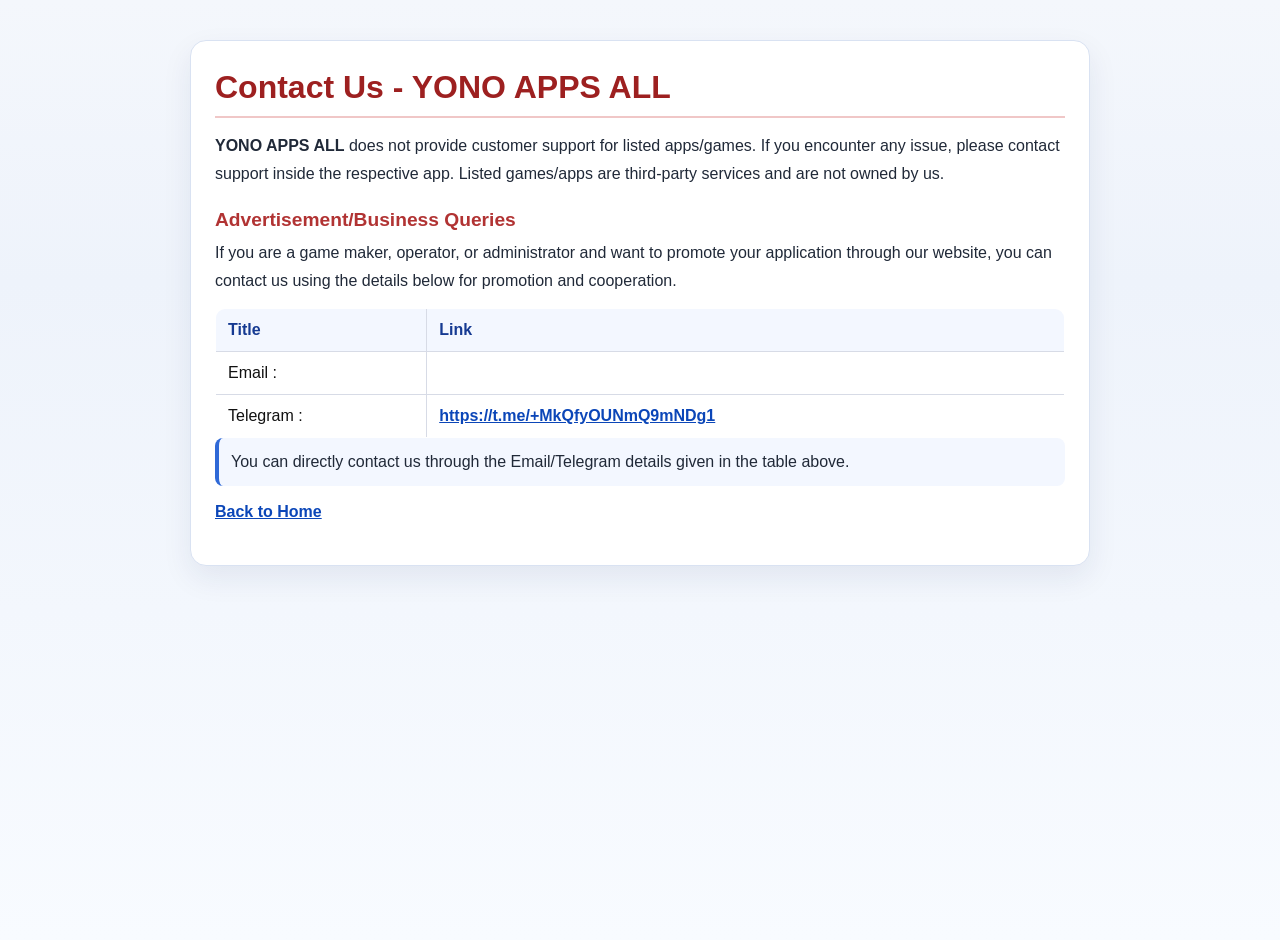
<file: contact.html>
<!DOCTYPE html>
<html lang="en">
<head>
  <meta charset="UTF-8" />
  <meta name="viewport" content="width=device-width, initial-scale=1.0" />
  <title>Contact Us - YONO APPS ALL</title>
  <meta name="description" content="Contact YONO APPS ALL for advertisement, business queries, and general support information." />
  <meta name="keywords" content="contact yono apps all, yono apps support, yono apps advertisement" />
  <meta name="robots" content="index, follow" />
  <link rel="canonical" href="https://yonoappsall.com/contact.html" />
  <link rel="icon" type="image/png" sizes="32x32" href="/assets/favicon-32.png?v=3" />
  <link rel="icon" type="image/png" sizes="192x192" href="/assets/logo-192.png?v=3" />
  <link rel="apple-touch-icon" sizes="192x192" href="/assets/logo-192.png?v=3" />
  <link rel="manifest" href="/site.webmanifest?v=3" />
  <link rel="stylesheet" href="styles.css" />
</head>
<body class="legal-page">
  <main class="legal-wrap legal-card">
    <h1>Contact Us - YONO APPS ALL</h1>

    <p>
      <strong>YONO APPS ALL</strong> does not provide customer support for listed apps/games.
      If you encounter any issue, please contact support inside the respective app.
      Listed games/apps are third-party services and are not owned by us.
    </p>

    <h2>Advertisement/Business Queries</h2>
    <p>
      If you are a game maker, operator, or administrator and want to promote your application through our website,
      you can contact us using the details below for promotion and cooperation.
    </p>

    <table class="legal-table">
      <thead>
        <tr>
          <th>Title</th>
          <th>Link</th>
        </tr>
      </thead>
      <tbody>
        <tr>
          <td>Email :</td>
          <td>
            <a href="mailto:comingsoon@gmail.com"> </a>
          </td>
        </tr>
        <tr>
          <td>Telegram :</td>
          <td>
            <a href="https://t.me/+MkQfyOUNmQ9mNDg1" target="_blank" rel="noopener">https://t.me/+MkQfyOUNmQ9mNDg1</a>
          </td>
        </tr>
      </tbody>
    </table>

    <p class="legal-note">
      You can directly contact us through the Email/Telegram details given in the table above.
    </p>

      <p><a href="/">Back to Home</a></p>
  </main>
</body>
</html>
</file>
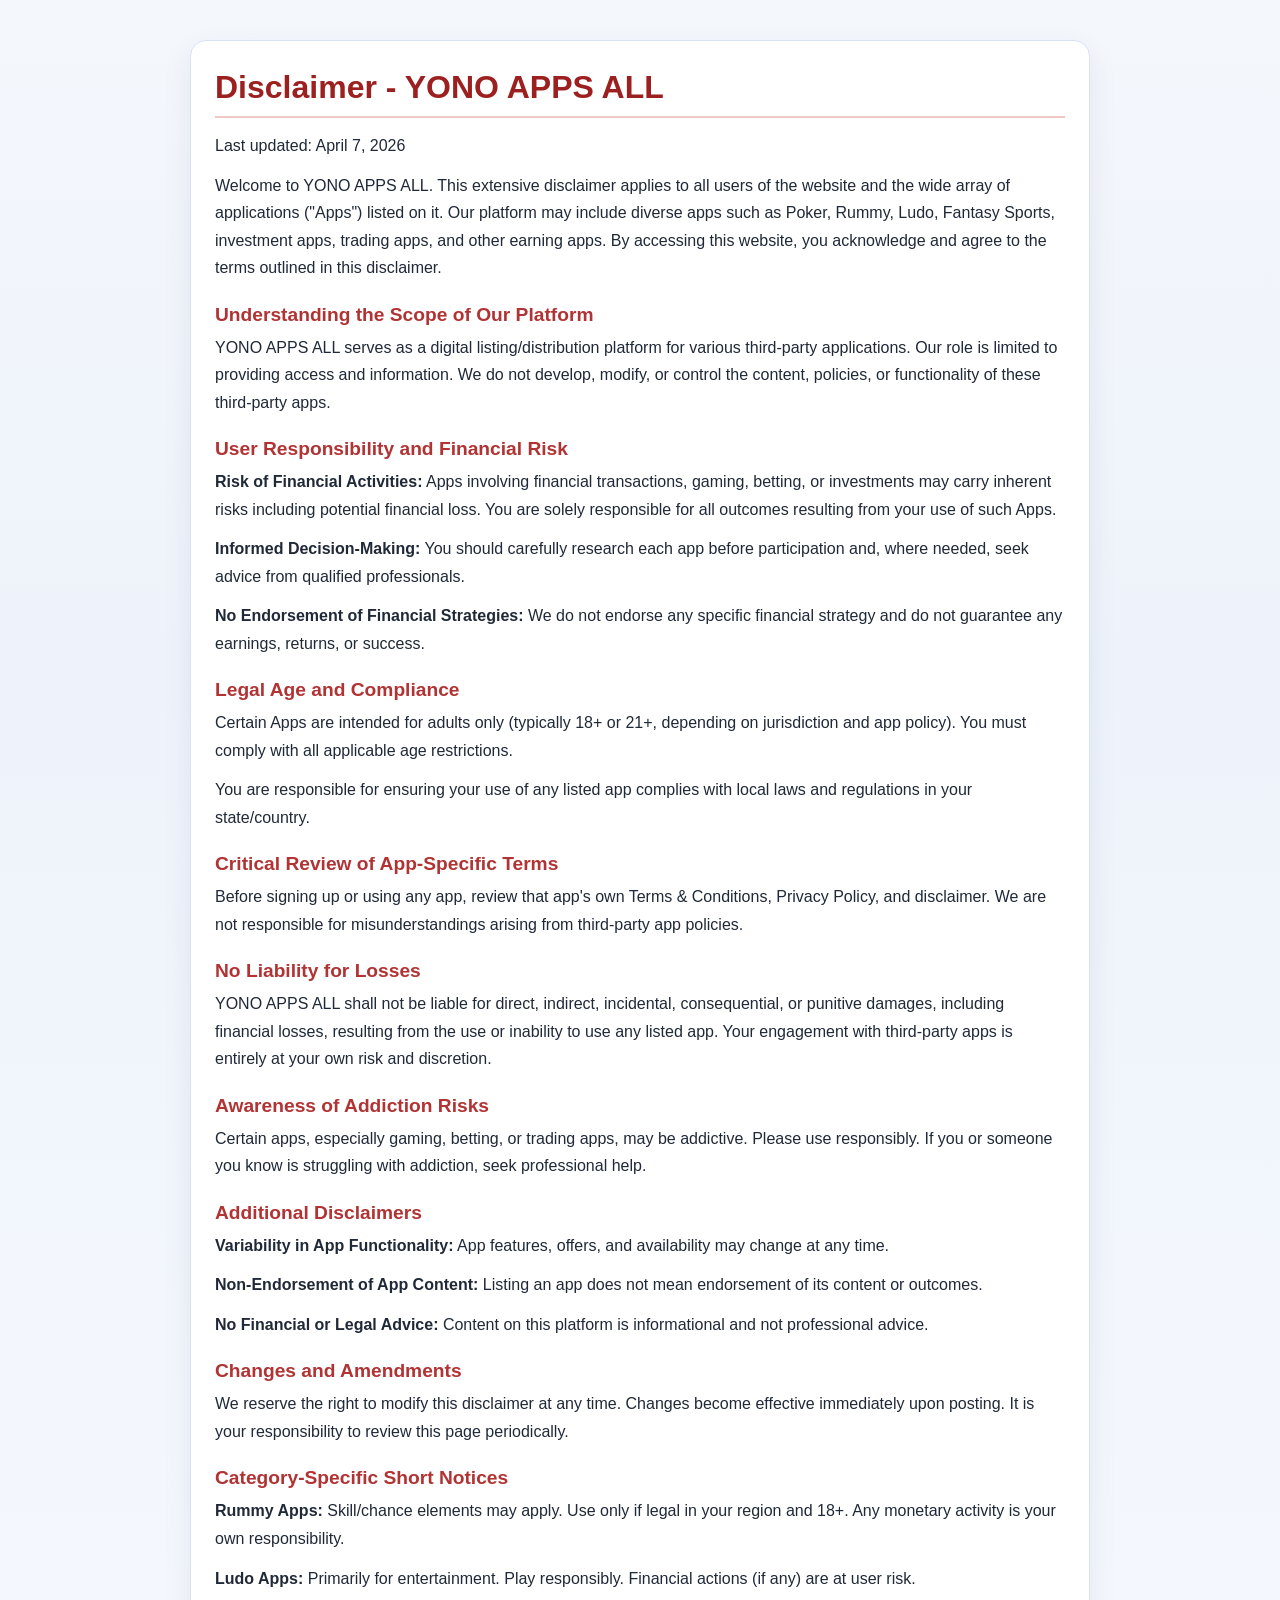
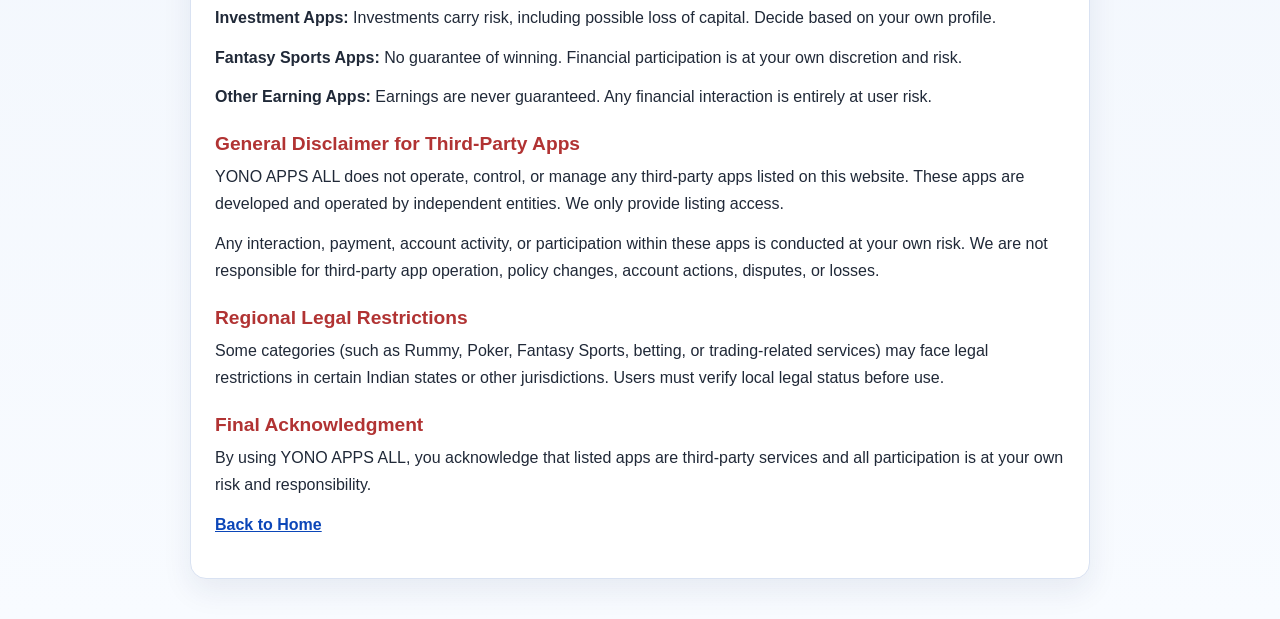
<file: disclaimer.html>
﻿<!DOCTYPE html>
<html lang="en">
<head>
  <meta charset="UTF-8" />
  <meta name="viewport" content="width=device-width, initial-scale=1.0" />
  <title>Disclaimer - YONO APPS ALL</title>
  <meta name="description" content="Read the official disclaimer of YONO APPS ALL regarding third-party apps, financial risk, legal compliance, and responsible usage." />
  <meta name="keywords" content="yono apps all disclaimer, third party apps disclaimer, responsible gaming notice" />
  <meta name="robots" content="index, follow" />
  <link rel="canonical" href="https://yonoappsall.com/disclaimer.html" />
  <link rel="icon" type="image/png" sizes="32x32" href="/assets/favicon-32.png?v=3" />
  <link rel="icon" type="image/png" sizes="192x192" href="/assets/logo-192.png?v=3" />
  <link rel="apple-touch-icon" sizes="192x192" href="/assets/logo-192.png?v=3" />
  <link rel="manifest" href="/site.webmanifest?v=3" />
  <link rel="stylesheet" href="styles.css" />
</head>
<body class="legal-page">
  <main class="legal-wrap legal-card">
    <h1>Disclaimer - YONO APPS ALL</h1>
    <p>Last updated: April 7, 2026</p>
    <p>
      Welcome to YONO APPS ALL. This extensive disclaimer applies to all users of the website and the wide array
      of applications ("Apps") listed on it. Our platform may include diverse apps such as Poker, Rummy, Ludo,
      Fantasy Sports, investment apps, trading apps, and other earning apps. By accessing this website, you
      acknowledge and agree to the terms outlined in this disclaimer.
    </p>

    <h2>Understanding the Scope of Our Platform</h2>
    <p>
      YONO APPS ALL serves as a digital listing/distribution platform for various third-party applications.
      Our role is limited to providing access and information. We do not develop, modify, or control the content,
      policies, or functionality of these third-party apps.
    </p>

    <h2>User Responsibility and Financial Risk</h2>
    <p>
      <strong>Risk of Financial Activities:</strong> Apps involving financial transactions, gaming, betting,
      or investments may carry inherent risks including potential financial loss. You are solely responsible
      for all outcomes resulting from your use of such Apps.
    </p>
    <p>
      <strong>Informed Decision-Making:</strong> You should carefully research each app before participation and,
      where needed, seek advice from qualified professionals.
    </p>
    <p>
      <strong>No Endorsement of Financial Strategies:</strong> We do not endorse any specific financial strategy
      and do not guarantee any earnings, returns, or success.
    </p>

    <h2>Legal Age and Compliance</h2>
    <p>
      Certain Apps are intended for adults only (typically 18+ or 21+, depending on jurisdiction and app policy).
      You must comply with all applicable age restrictions.
    </p>
    <p>
      You are responsible for ensuring your use of any listed app complies with local laws and regulations in your
      state/country.
    </p>

    <h2>Critical Review of App-Specific Terms</h2>
    <p>
      Before signing up or using any app, review that app's own Terms & Conditions, Privacy Policy, and disclaimer.
      We are not responsible for misunderstandings arising from third-party app policies.
    </p>

    <h2>No Liability for Losses</h2>
    <p>
      YONO APPS ALL shall not be liable for direct, indirect, incidental, consequential, or punitive damages,
      including financial losses, resulting from the use or inability to use any listed app.
      Your engagement with third-party apps is entirely at your own risk and discretion.
    </p>

    <h2>Awareness of Addiction Risks</h2>
    <p>
      Certain apps, especially gaming, betting, or trading apps, may be addictive. Please use responsibly.
      If you or someone you know is struggling with addiction, seek professional help.
    </p>

    <h2>Additional Disclaimers</h2>
    <p><strong>Variability in App Functionality:</strong> App features, offers, and availability may change at any time.</p>
    <p><strong>Non-Endorsement of App Content:</strong> Listing an app does not mean endorsement of its content or outcomes.</p>
    <p><strong>No Financial or Legal Advice:</strong> Content on this platform is informational and not professional advice.</p>

    <h2>Changes and Amendments</h2>
    <p>
      We reserve the right to modify this disclaimer at any time. Changes become effective immediately upon posting.
      It is your responsibility to review this page periodically.
    </p>

    <h2>Category-Specific Short Notices</h2>
    <p>
      <strong>Rummy Apps:</strong> Skill/chance elements may apply. Use only if legal in your region and 18+.
      Any monetary activity is your own responsibility.
    </p>
    <p>
      <strong>Ludo Apps:</strong> Primarily for entertainment. Play responsibly. Financial actions (if any) are at user risk.
    </p>
    <p>
      <strong>Investment Apps:</strong> Investments carry risk, including possible loss of capital. Decide based on your own profile.
    </p>
    <p>
      <strong>Fantasy Sports Apps:</strong> No guarantee of winning. Financial participation is at your own discretion and risk.
    </p>
    <p>
      <strong>Other Earning Apps:</strong> Earnings are never guaranteed. Any financial interaction is entirely at user risk.
    </p>

    <h2>General Disclaimer for Third-Party Apps</h2>
    <p>
      YONO APPS ALL does not operate, control, or manage any third-party apps listed on this website.
      These apps are developed and operated by independent entities. We only provide listing access.
    </p>
    <p>
      Any interaction, payment, account activity, or participation within these apps is conducted at your own risk.
      We are not responsible for third-party app operation, policy changes, account actions, disputes, or losses.
    </p>

    <h2>Regional Legal Restrictions</h2>
    <p>
      Some categories (such as Rummy, Poker, Fantasy Sports, betting, or trading-related services) may face legal
      restrictions in certain Indian states or other jurisdictions. Users must verify local legal status before use.
    </p>

    <h2>Final Acknowledgment</h2>
    <p>
      By using YONO APPS ALL, you acknowledge that listed apps are third-party services and all participation is
      at your own risk and responsibility.
    </p>
      <p><a href="/">Back to Home</a></p>
  </main>
</body>
</html>
</file>
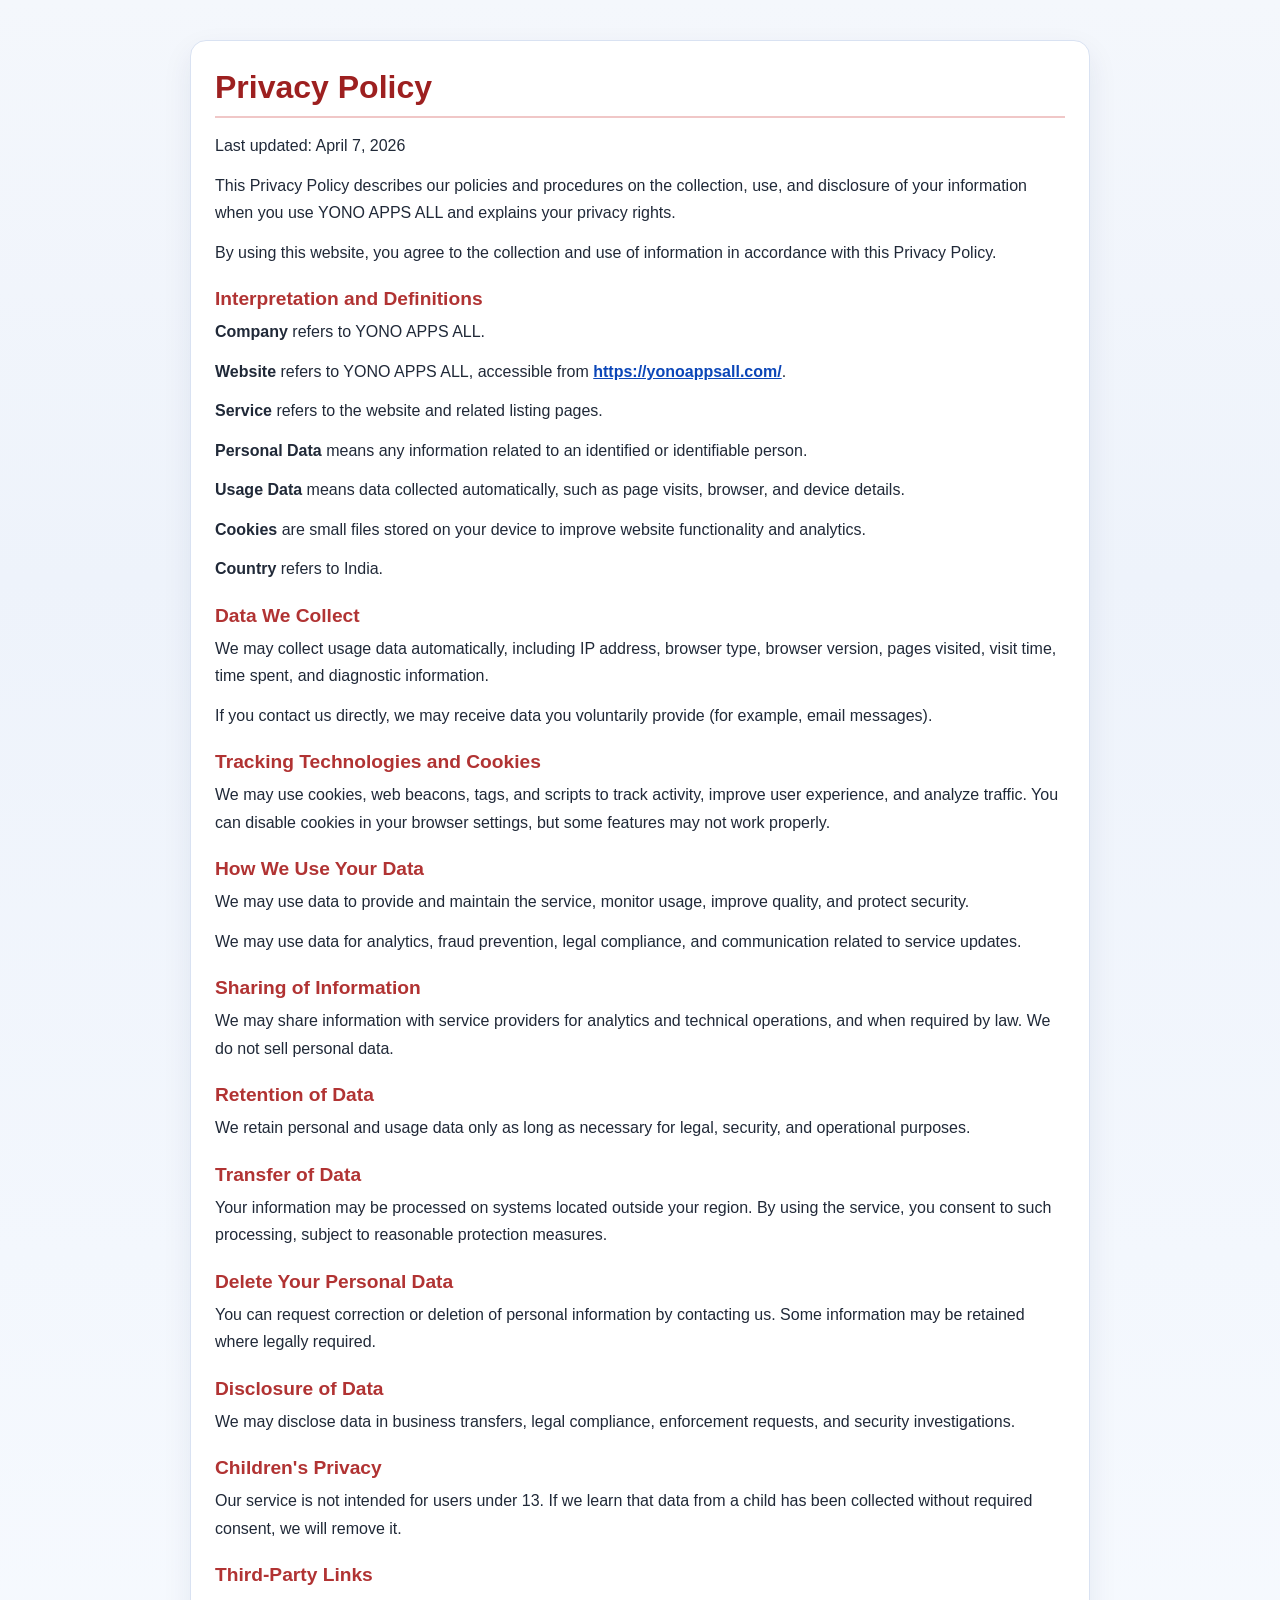
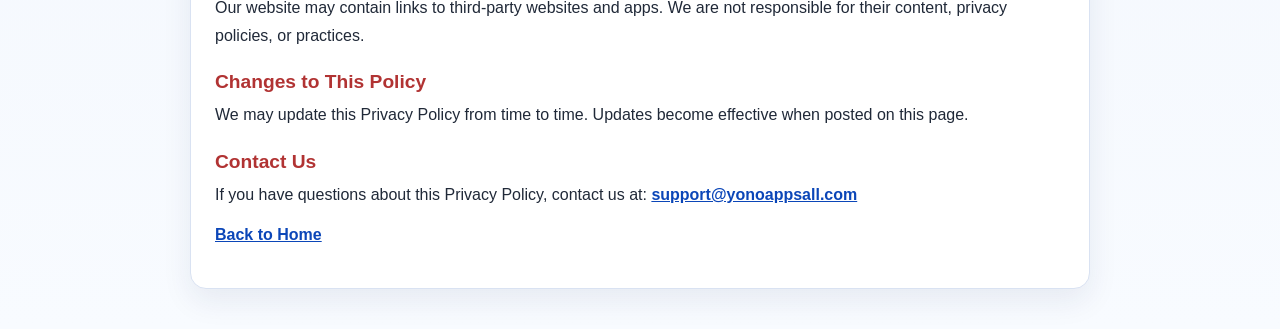
<file: privacy.html>
﻿<!DOCTYPE html>
<html lang="en">
<head>
  <meta charset="UTF-8" />
  <meta name="viewport" content="width=device-width, initial-scale=1.0" />
  <title>Privacy Policy - YONO APPS ALL</title>
  <meta name="description" content="Read the Privacy Policy of YONO APPS ALL to understand how data, cookies, and usage information are handled." />
  <meta name="keywords" content="yono apps all privacy policy, data policy, cookies policy" />
  <meta name="robots" content="index, follow" />
  <link rel="canonical" href="https://yonoappsall.com/privacy.html" />
  <link rel="icon" type="image/png" sizes="32x32" href="/assets/favicon-32.png?v=3" />
  <link rel="icon" type="image/png" sizes="192x192" href="/assets/logo-192.png?v=3" />
  <link rel="apple-touch-icon" sizes="192x192" href="/assets/logo-192.png?v=3" />
  <link rel="manifest" href="/site.webmanifest?v=3" />
  <link rel="stylesheet" href="styles.css" />
</head>
<body class="legal-page">
  <main class="legal-wrap legal-card">
    <h1>Privacy Policy</h1>
    <p>Last updated: April 7, 2026</p>
    <p>
      This Privacy Policy describes our policies and procedures on the collection, use, and disclosure
      of your information when you use YONO APPS ALL and explains your privacy rights.
    </p>
    <p>
      By using this website, you agree to the collection and use of information in accordance with this Privacy Policy.
    </p>

    <h2>Interpretation and Definitions</h2>
    <p><strong>Company</strong> refers to YONO APPS ALL.</p>
    <p><strong>Website</strong> refers to YONO APPS ALL, accessible from <a href="https://yonoappsall.com/">https://yonoappsall.com/</a>.</p>
    <p><strong>Service</strong> refers to the website and related listing pages.</p>
    <p><strong>Personal Data</strong> means any information related to an identified or identifiable person.</p>
    <p><strong>Usage Data</strong> means data collected automatically, such as page visits, browser, and device details.</p>
    <p><strong>Cookies</strong> are small files stored on your device to improve website functionality and analytics.</p>
    <p><strong>Country</strong> refers to India.</p>

    <h2>Data We Collect</h2>
    <p>
      We may collect usage data automatically, including IP address, browser type, browser version, pages visited,
      visit time, time spent, and diagnostic information.
    </p>
    <p>
      If you contact us directly, we may receive data you voluntarily provide (for example, email messages).
    </p>

    <h2>Tracking Technologies and Cookies</h2>
    <p>
      We may use cookies, web beacons, tags, and scripts to track activity, improve user experience, and analyze traffic.
      You can disable cookies in your browser settings, but some features may not work properly.
    </p>

    <h2>How We Use Your Data</h2>
    <p>We may use data to provide and maintain the service, monitor usage, improve quality, and protect security.</p>
    <p>We may use data for analytics, fraud prevention, legal compliance, and communication related to service updates.</p>

    <h2>Sharing of Information</h2>
    <p>
      We may share information with service providers for analytics and technical operations, and when required by law.
      We do not sell personal data.
    </p>

    <h2>Retention of Data</h2>
    <p>
      We retain personal and usage data only as long as necessary for legal, security, and operational purposes.
    </p>

    <h2>Transfer of Data</h2>
    <p>
      Your information may be processed on systems located outside your region. By using the service, you consent
      to such processing, subject to reasonable protection measures.
    </p>

    <h2>Delete Your Personal Data</h2>
    <p>
      You can request correction or deletion of personal information by contacting us. Some information may be retained
      where legally required.
    </p>

    <h2>Disclosure of Data</h2>
    <p>
      We may disclose data in business transfers, legal compliance, enforcement requests, and security investigations.
    </p>

    <h2>Children's Privacy</h2>
    <p>
      Our service is not intended for users under 13. If we learn that data from a child has been collected without
      required consent, we will remove it.
    </p>

    <h2>Third-Party Links</h2>
    <p>
      Our website may contain links to third-party websites and apps. We are not responsible for their content,
      privacy policies, or practices.
    </p>

    <h2>Changes to This Policy</h2>
    <p>
      We may update this Privacy Policy from time to time. Updates become effective when posted on this page.
    </p>

    <h2>Contact Us</h2>
    <p>If you have questions about this Privacy Policy, contact us at: <a href="mailto:support@yonoappsall.com">support@yonoappsall.com</a></p>
      <p><a href="/">Back to Home</a></p>
  </main>
</body>
</html>
</file>
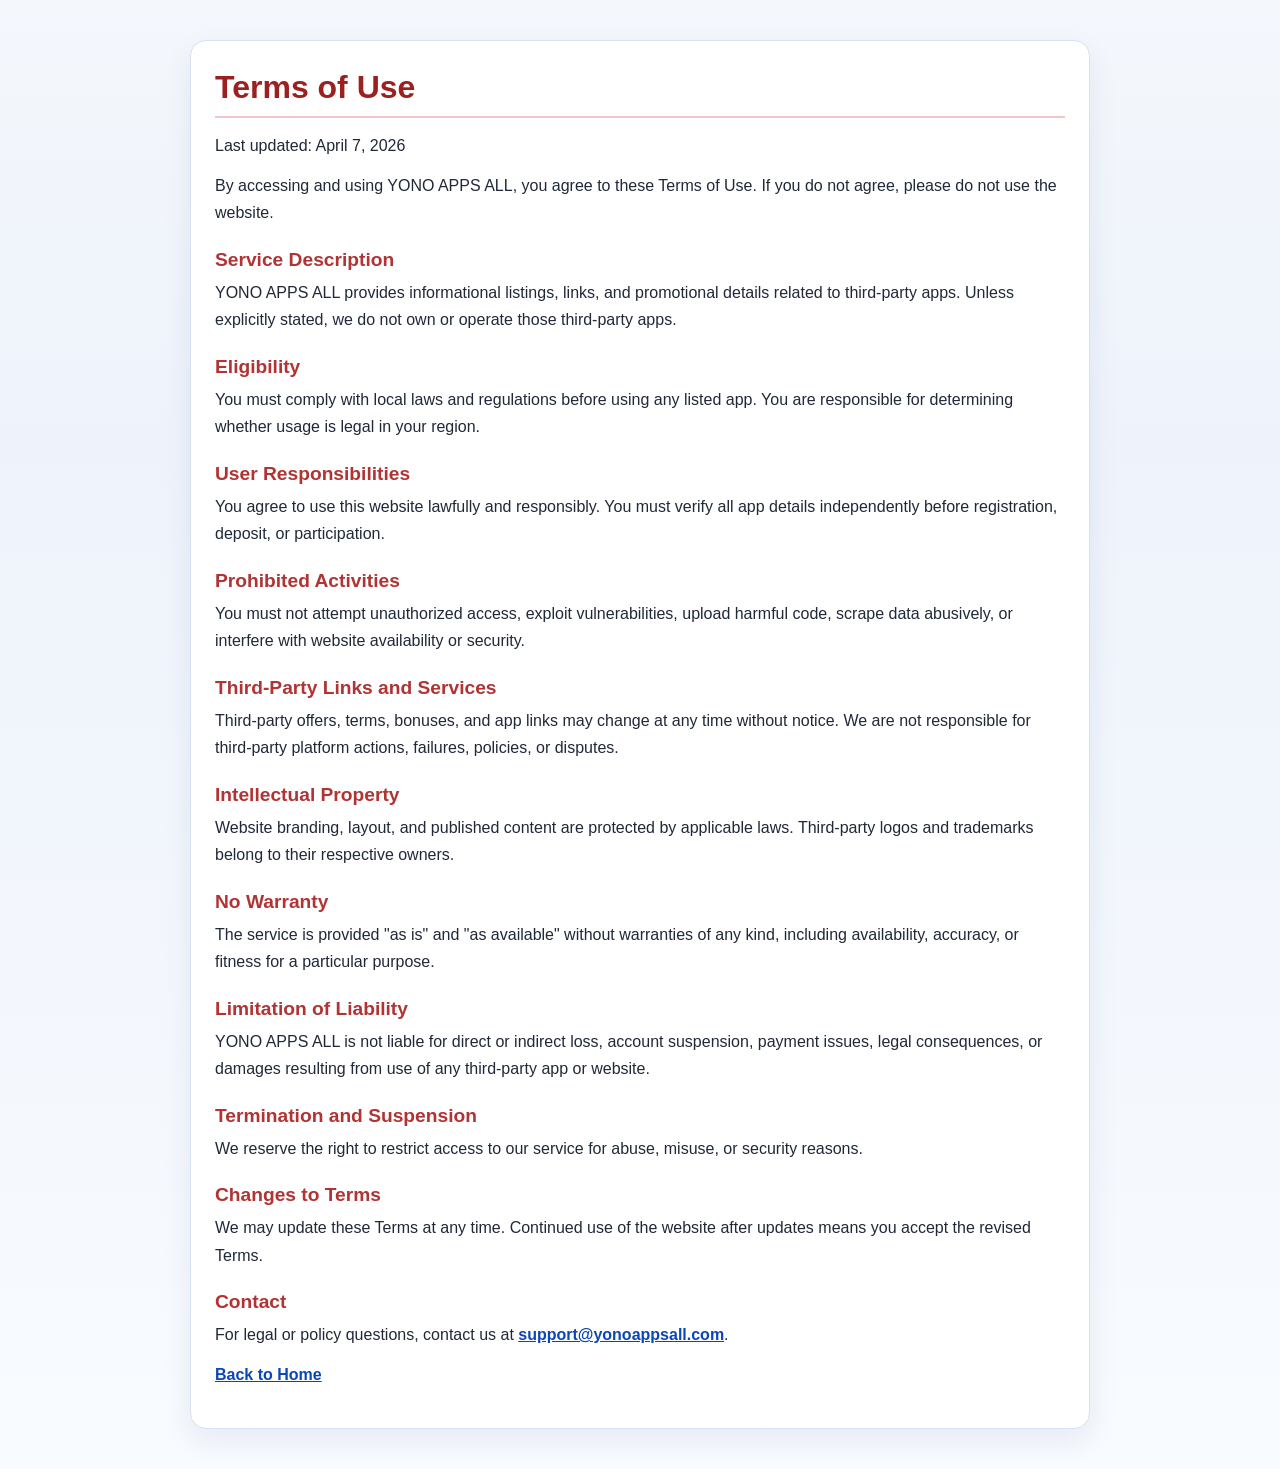
<file: terms.html>
﻿<!DOCTYPE html>
<html lang="en">
<head>
  <meta charset="UTF-8" />
  <meta name="viewport" content="width=device-width, initial-scale=1.0" />
  <title>Terms of Use - YONO APPS ALL</title>
  <meta name="description" content="Read the Terms of Use for YONO APPS ALL including eligibility, responsibilities, and third-party app usage conditions." />
  <meta name="keywords" content="yono apps all terms, terms of use, yono apps conditions" />
  <meta name="robots" content="index, follow" />
  <link rel="canonical" href="https://yonoappsall.com/terms.html" />
  <link rel="icon" type="image/png" sizes="32x32" href="/assets/favicon-32.png?v=3" />
  <link rel="icon" type="image/png" sizes="192x192" href="/assets/logo-192.png?v=3" />
  <link rel="apple-touch-icon" sizes="192x192" href="/assets/logo-192.png?v=3" />
  <link rel="manifest" href="/site.webmanifest?v=3" />
  <link rel="stylesheet" href="styles.css" />
</head>
<body class="legal-page">
  <main class="legal-wrap legal-card">
    <h1>Terms of Use</h1>
    <p>Last updated: April 7, 2026</p>
    <p>
      By accessing and using YONO APPS ALL, you agree to these Terms of Use.
      If you do not agree, please do not use the website.
    </p>

    <h2>Service Description</h2>
    <p>
      YONO APPS ALL provides informational listings, links, and promotional details related to third-party apps.
      Unless explicitly stated, we do not own or operate those third-party apps.
    </p>

    <h2>Eligibility</h2>
    <p>
      You must comply with local laws and regulations before using any listed app.
      You are responsible for determining whether usage is legal in your region.
    </p>

    <h2>User Responsibilities</h2>
    <p>
      You agree to use this website lawfully and responsibly. You must verify all app details independently
      before registration, deposit, or participation.
    </p>

    <h2>Prohibited Activities</h2>
    <p>
      You must not attempt unauthorized access, exploit vulnerabilities, upload harmful code, scrape data abusively,
      or interfere with website availability or security.
    </p>

    <h2>Third-Party Links and Services</h2>
    <p>
      Third-party offers, terms, bonuses, and app links may change at any time without notice.
      We are not responsible for third-party platform actions, failures, policies, or disputes.
    </p>

    <h2>Intellectual Property</h2>
    <p>
      Website branding, layout, and published content are protected by applicable laws.
      Third-party logos and trademarks belong to their respective owners.
    </p>

    <h2>No Warranty</h2>
    <p>
      The service is provided "as is" and "as available" without warranties of any kind,
      including availability, accuracy, or fitness for a particular purpose.
    </p>

    <h2>Limitation of Liability</h2>
    <p>
      YONO APPS ALL is not liable for direct or indirect loss, account suspension, payment issues,
      legal consequences, or damages resulting from use of any third-party app or website.
    </p>

    <h2>Termination and Suspension</h2>
    <p>
      We reserve the right to restrict access to our service for abuse, misuse, or security reasons.
    </p>

    <h2>Changes to Terms</h2>
    <p>
      We may update these Terms at any time. Continued use of the website after updates means
      you accept the revised Terms.
    </p>

    <h2>Contact</h2>
    <p>
      For legal or policy questions, contact us at
      <a href="mailto:support@yonoappsall.com">support@yonoappsall.com</a>.
    </p>
      <p><a href="/">Back to Home</a></p>
  </main>
</body>
</html>
</file>
<file: styles.css>
:root {
  --bg: #0c1017;
  --card: #111826;
  --ink: #e8edf8;
  --muted: #97a3bd;
  --primary: #42d392;
  --accent: #ffb84c;
  --line: rgba(255, 255, 255, 0.12);
  --topbar: rgba(12, 16, 23, 0.72);
  --topbar-control-h: 30px;
  --dur-fast: 0.22s;
  --dur-mid: 0.34s;
  --ease-premium: cubic-bezier(0.22, 0.61, 0.36, 1);
}

body[data-theme="light"] {
  --bg: #eef4ff;
  --card: #ffffff;
  --ink: #1b2333;
  --muted: #5d6a82;
  --primary: #249f6d;
  --accent: #f19732;
  --line: rgba(25, 35, 52, 0.18);
  --topbar: rgba(238, 244, 255, 0.82);
}

* {
  box-sizing: border-box;
}

body {
  margin: 0;
  font-family: "Space Grotesk", sans-serif;
  color: var(--ink);
  background: var(--bg);
  min-height: 100vh;
  overflow-x: hidden;
}

.topbar {
  display: flex;
  justify-content: flex-start;
  align-items: center;
  gap: 8px;
  padding: 16px 24px;
  border-bottom: 1px solid var(--line);
  position: sticky;
  top: 0;
  backdrop-filter: blur(8px);
  background: var(--topbar);
  z-index: 5;
}

.brand {
  font-weight: 700;
  font-size: 1.2rem;
  letter-spacing: 0.5px;
}

.brand-wrap {
  display: flex;
  align-items: center;
  gap: 8px;
}

.role-badge {
  display: inline-flex;
  align-items: center;
  justify-content: center;
  border: 1px solid var(--line);
  border-radius: 999px;
  padding: 2px 8px;
  font-size: 0.72rem;
  color: var(--ink);
  background: rgba(255, 255, 255, 0.04);
}

.topbar nav {
  display: flex;
  gap: 10px;
  flex-wrap: wrap;
  margin-left: 4px;
}

.topbar a {
  color: var(--ink);
  text-decoration: none;
  font-size: 0.82rem;
  line-height: 1;
  display: inline-flex;
  align-items: center;
  height: var(--topbar-control-h);
  padding: 0 8px;
  border-radius: 999px;
  transition: background-color var(--dur-fast) var(--ease-premium), transform var(--dur-fast) var(--ease-premium), box-shadow var(--dur-mid) var(--ease-premium);
}

.link-button {
  border: 0;
  background: transparent;
  color: var(--ink);
  font: inherit;
  font-size: 0.82rem;
  cursor: pointer;
  padding: 0 8px;
  line-height: 1;
  height: var(--topbar-control-h);
  border-radius: 999px;
  display: inline-flex;
  align-items: center;
  justify-content: center;
  transition: background-color var(--dur-fast) var(--ease-premium), transform var(--dur-fast) var(--ease-premium), box-shadow var(--dur-mid) var(--ease-premium);
}

.lock-nav-btn {
  display: inline-flex;
  align-items: center;
  justify-content: center;
  width: var(--topbar-control-h);
  height: var(--topbar-control-h);
  padding: 0;
}

.lock-nav-btn svg {
  width: 16px;
  height: 16px;
  fill: currentColor;
}

#themeToggle {
  margin-left: auto;
  padding: 0 10px;
  font-size: 0.78rem;
  min-height: var(--topbar-control-h);
  height: var(--topbar-control-h);
  border-radius: 999px;
}

#authLogoutTopBtn {
  min-height: var(--topbar-control-h);
  height: var(--topbar-control-h);
  padding: 0 10px;
  font-size: 0.78rem;
}

main {
  width: min(1100px, 92vw);
  margin: 24px auto 48px;
}

.showcase {
  border: 1px solid #1f3f69;
  border-radius: 10px;
  overflow: hidden;
  margin-bottom: 12px;
  background: #0b111b;
}

.showcase-top {
  background: linear-gradient(180deg, #173a66, #0f2f57);
  color: #fff;
  display: grid;
  grid-template-columns: 1fr auto;
  align-items: center;
  gap: 12px;
  padding: 8px 12px;
}

.showcase-logo {
  width: 34px;
  height: 34px;
  border-radius: 6px;
  object-fit: cover;
  border: 1px solid rgba(255, 255, 255, 0.35);
}

.showcase-top h1,
.showcase-top h2 {
  margin: 0;
  font-size: 2rem;
  text-align: center;
}

.showcase-join {
  color: #fff;
  text-decoration: none;
  border: 1px solid rgba(255, 255, 255, 0.35);
  border-radius: 999px;
  padding: 4px 10px;
  font-size: 1.2rem;
}

.showcase-links {
  display: flex;
  flex-wrap: wrap;
  gap: 10px;
  padding: 6px 10px;
  background: #f8fbff;
  border-top: 1px solid #19406b;
  border-bottom: 1px solid #19406b;
}

.showcase-links a {
  color: #111;
  text-decoration: none;
  font-weight: 700;
  font-size: 1.3rem;
  position: relative;
  display: inline-flex;
  align-items: center;
  min-height: 28px;
  padding: 0 4px;
  transition: color 0.2s ease, transform 0.2s ease, text-shadow 0.2s ease;
}

.showcase-links a::after {
  content: "";
  position: absolute;
  left: 4px;
  right: 4px;
  bottom: 2px;
  height: 2px;
  background: linear-gradient(90deg, #1a6ad6, #37b0f8);
  transform: scaleX(0);
  transform-origin: left;
  transition: transform 0.22s ease;
}

.showcase-links a:hover {
  color: #0b3f8f;
  transform: translateY(-1px);
  text-shadow: 0 3px 10px rgba(25, 90, 182, 0.3);
}

.showcase-links a:hover::after,
.showcase-links a:focus-visible::after {
  transform: scaleX(1);
}

.showcase-links a:focus-visible {
  outline: none;
  color: #0b3f8f;
  text-shadow: 0 0 0 2px rgba(43, 121, 220, 0.22);
}

.showcase-banner {
  background: #0a0d14;
  color: #fff;
  padding: 0;
  border-top: 1px solid #13263f;
  border-bottom: 1px solid #13263f;
}

.showcase-banner-inner {
  position: relative;
  overflow: hidden;
  aspect-ratio: 10 / 3;
  background: radial-gradient(circle at 30% 10%, #14243c, #090d14 58%);
}

.showcase-banner-inner::after {
  content: none;
}

.showcase-banner-image {
  display: block;
  width: 100%;
  height: 100%;
  object-fit: cover;
  object-position: center top;
  transform: none;
  filter: contrast(1.08) saturate(1.05);
}

.showcase-banner-inner::before {
  content: "";
  position: absolute;
  inset: 0;
  background:
    linear-gradient(90deg, #0b111b 0%, rgba(11, 17, 27, 0) 10%, rgba(11, 17, 27, 0) 90%, #0b111b 100%),
    linear-gradient(180deg, rgba(5, 10, 19, 0.08), rgba(5, 10, 19, 0.18));
  pointer-events: none;
}

.showcase-banner h3 {
  margin: 0;
  font-size: 6rem;
  line-height: 1.05;
  animation: bannerTitleGlow 2.8s ease-in-out infinite;
}

.showcase-banner p {
  margin: 6px 0 0;
  font-size: 2.1rem;
  font-weight: 700;
  animation: bannerTextGlow 3.2s ease-in-out infinite;
}

@keyframes bannerShimmer {
  0% {
    left: -34%;
  }
  100% {
    left: 128%;
  }
}

@keyframes bannerTitleGlow {
  0%,
  100% {
    text-shadow: 0 0 0 rgba(255, 255, 255, 0);
  }
  50% {
    text-shadow: 0 0 18px rgba(255, 255, 255, 0.35);
  }
}

@keyframes bannerTextGlow {
  0%,
  100% {
    text-shadow: 0 0 0 rgba(141, 207, 255, 0);
  }
  50% {
    text-shadow: 0 0 14px rgba(141, 207, 255, 0.38);
  }
}

.hero {
  display: grid;
  grid-template-columns: 1.3fr 1fr;
  gap: 20px;
  align-items: stretch;
}

.hero-content,
.hero-stats,
.admin,
.notice {
  background: linear-gradient(150deg, rgba(255, 255, 255, 0.08), rgba(255, 255, 255, 0.02));
  border: 1px solid var(--line);
  border-radius: 18px;
  padding: 24px;
}

.eyebrow {
  color: var(--accent);
  text-transform: uppercase;
  font-size: 0.75rem;
  letter-spacing: 1.5px;
}

.hero h1 {
  margin: 10px 0;
  line-height: 1.15;
  font-size: clamp(1.7rem, 3.6vw, 2.8rem);
}

.subtext {
  color: var(--muted);
  margin: 0;
}

.hero-stats {
  display: grid;
  grid-template-columns: 1fr 1fr;
  gap: 10px;
}

.hero-stats div {
  border: 1px solid var(--line);
  border-radius: 12px;
  padding: 18px;
  background: rgba(0, 0, 0, 0.08);
}

.hero-stats span {
  font-size: 1.6rem;
  font-weight: 700;
  color: var(--primary);
}

.hero-stats p {
  margin: 8px 0 0;
  color: var(--muted);
}

.controls {
  margin: 24px 0;
  display: grid;
  gap: 12px;
}

.seo-intro {
  margin-top: 14px;
  padding: 14px 16px;
  border: 1px solid rgba(118, 156, 223, 0.28);
  border-radius: 12px;
  background: linear-gradient(170deg, rgba(255, 255, 255, 0.04), rgba(255, 255, 255, 0.01));
}

.seo-intro h2 {
  margin: 0 0 8px;
  font-size: clamp(1rem, 2.2vw, 1.3rem);
  color: #a8d8ff;
}

.seo-intro p {
  margin: 0 0 8px;
  color: var(--ink);
  line-height: 1.6;
}

.seo-intro p:last-child {
  margin-bottom: 0;
}

.apps-meta {
  display: flex;
  justify-content: space-between;
  align-items: center;
  gap: 10px;
  font-size: 0.82rem;
}

.apps-trust,
.apps-updated {
  margin: 0;
  color: var(--muted);
}

.apps-trust {
  color: #7dd9a7;
  font-weight: 700;
}

#searchInput,
#sortSelect,
.admin-form input,
#adminPassword {
  width: 100%;
  border-radius: 12px;
  border: 1px solid var(--line);
  background: rgba(255, 255, 255, 0.04);
  color: var(--ink);
  padding: 12px 14px;
  font: inherit;
}

#loginRoleSelect {
  width: 100%;
  border-radius: 12px;
  border: 1px solid var(--line);
  background: rgba(255, 255, 255, 0.04);
  color: var(--ink);
  padding: 10px 12px;
  font: inherit;
}

.chips {
  display: flex;
  flex-wrap: wrap;
  gap: 8px;
}

.app-sections {
  display: grid;
  grid-template-columns: repeat(3, minmax(0, 1fr));
  gap: 6px;
}

.section-tab {
  border: 1px solid #cfd4df;
  background: #f3f5fa;
  color: #1b2333;
  border-radius: 4px;
  height: 42px;
  font-size: 1.15rem;
  font-weight: 700;
  cursor: pointer;
}

.section-tab.active {
  background: linear-gradient(180deg, #3f73b5, #2f5ea1);
  color: #fff;
  border-color: #315f9f;
}

.chip,
.button {
  border: 1px solid var(--line);
  border-radius: 999px;
  padding: 8px 12px;
  cursor: pointer;
  font: inherit;
}

.chip {
  background: transparent;
  color: var(--ink);
}

.chip.active {
  background: var(--primary);
  border-color: var(--primary);
  color: #04130c;
  font-weight: 600;
}

.button {
  text-decoration: none;
  display: inline-flex;
  align-items: center;
  justify-content: center;
  background: transparent;
  color: var(--ink);
  transition: background-color var(--dur-fast) var(--ease-premium), transform var(--dur-fast) var(--ease-premium), box-shadow var(--dur-mid) var(--ease-premium);
}

.topbar a:hover,
.topbar .link-button:hover,
.topbar .button:hover {
  background: rgba(255, 255, 255, 0.08);
  transform: translateY(-1px);
  box-shadow: 0 8px 18px rgba(0, 0, 0, 0.18);
}

.topbar a:focus-visible,
.topbar .link-button:focus-visible,
.topbar .button:focus-visible {
  outline: none;
  background: rgba(255, 255, 255, 0.1);
  box-shadow: 0 0 0 2px rgba(66, 211, 146, 0.45);
}

.button.primary {
  background: var(--primary);
  border-color: var(--primary);
  color: #04130c;
  font-weight: 700;
}

.button.ghost {
  background: rgba(255, 255, 255, 0.04);
}

.button.danger {
  background: #a73939;
  border-color: #a73939;
  color: #fff;
}

.button:disabled {
  opacity: 0.45;
  cursor: not-allowed;
}

.app-grid {
  display: grid;
  gap: 10px;
  content-visibility: auto;
  contain-intrinsic-size: 820px;
}

.skeleton-row {
  border: 1px solid var(--line);
  border-radius: 12px;
  min-height: 88px;
  padding: 10px 12px;
  background: linear-gradient(110deg, rgba(20, 29, 45, 0.6), rgba(44, 59, 88, 0.72), rgba(20, 29, 45, 0.6));
  background-size: 200% 100%;
  animation: skeletonMove 1.2s linear infinite;
}

@keyframes skeletonMove {
  0% {
    background-position: 200% 0;
  }
  100% {
    background-position: -200% 0;
  }
}

.app-row {
  background: var(--card);
  border: 1px solid var(--line);
  border-radius: 12px;
  padding: 10px 12px;
  display: grid;
  grid-template-columns: auto auto 1fr auto;
  align-items: center;
  column-gap: 10px;
  min-height: 88px;
  transition: border-color var(--dur-fast) var(--ease-premium), box-shadow var(--dur-fast) var(--ease-premium);
}

.card-actions {
  display: flex;
  gap: 8px;
  margin-top: 8px;
  justify-content: flex-end;
}

.card-actions .button {
  border-radius: 10px;
  padding: 7px 10px;
  font-size: 0.85rem;
}

.app-row-logo {
  width: 66px;
  height: 66px;
  object-fit: cover;
  border-radius: 8px;
  border: 1px solid rgba(116, 171, 255, 0.5);
  background: rgba(0, 0, 0, 0.2);
  box-shadow: 0 0 0 2px rgba(53, 98, 179, 0.18), 0 0 14px rgba(74, 138, 255, 0.28);
}

.app-index {
  margin: 0;
  color: var(--muted);
  font-weight: 700;
  min-width: 24px;
  text-align: right;
}

.app-main p,
.app-main h3 {
  margin: 0;
}

.app-title {
  font-size: 2rem;
  margin-bottom: 4px;
}

.app-badge {
  display: inline-flex;
  align-items: center;
  justify-content: center;
  padding: 2px 8px;
  border-radius: 999px;
  font-size: 0.64rem;
  font-weight: 700;
  letter-spacing: 0.4px;
  margin-bottom: 4px;
}

.app-badge.hot {
  color: #fff;
  background: linear-gradient(180deg, #ff6e5d, #de3f2d);
  box-shadow: 0 6px 16px rgba(222, 63, 45, 0.4);
}

.bonus-line {
  color: #ff4848;
  font-weight: 700;
  font-size: 1.4rem;
}

.withdraw-line {
  color: #14a44d;
  font-weight: 700;
  font-size: 1.4rem;
}

.app-side {
  display: grid;
  justify-items: end;
  align-items: center;
  min-width: 140px;
}

.app-download {
  background: linear-gradient(180deg, #6d9bff, #4864f7);
  border-color: #3750da;
  color: #f7fbff;
  font-weight: 700;
  min-width: 112px;
  height: 38px;
  border-radius: 8px;
  box-shadow: 0 5px 12px rgba(42, 70, 201, 0.35);
  position: relative;
  overflow: hidden;
  animation: ctaPulse 2.4s ease-in-out infinite;
}

.app-download::after {
  content: "";
  position: absolute;
  top: 0;
  left: -45%;
  width: 34%;
  height: 100%;
  background: linear-gradient(90deg, rgba(255, 255, 255, 0), rgba(255, 255, 255, 0.45), rgba(255, 255, 255, 0));
  transform: skewX(-18deg);
  animation: ctaShimmer 2.8s linear infinite;
}

@keyframes ctaPulse {
  0%,
  100% {
    box-shadow: 0 5px 12px rgba(42, 70, 201, 0.32);
  }
  50% {
    box-shadow: 0 8px 20px rgba(42, 70, 201, 0.52);
  }
}

@keyframes ctaShimmer {
  0% {
    left: -45%;
  }
  100% {
    left: 125%;
  }
}

.pager {
  display: flex;
  justify-content: center;
  align-items: center;
  gap: 10px;
  margin: 18px 0 4px;
}

.pager p {
  margin: 0;
}

.admin {
  margin-top: 26px;
  display: grid;
  gap: 14px;
}

.admin h2 {
  margin: 0;
}

.admin-auth {
  display: grid;
  gap: 10px;
  padding: 14px;
  border: 1px solid var(--line);
  border-radius: 12px;
  background: rgba(0, 0, 0, 0.08);
}

.auth-row {
  display: grid;
  grid-template-columns: 1fr auto;
  gap: 10px;
}

.admin-form {
  display: grid;
  grid-template-columns: repeat(2, minmax(0, 1fr));
  gap: 10px;
}

.admin-form .button {
  border-radius: 12px;
}

.admin-actions {
  display: flex;
  flex-wrap: wrap;
  gap: 10px;
}

.file-label {
  position: relative;
  overflow: hidden;
}

#importJson {
  display: none;
}

.hidden {
  display: none !important;
}

.modal {
  position: fixed;
  inset: 0;
  display: grid;
  place-items: center;
  background: rgba(0, 0, 0, 0.55);
  z-index: 20;
  padding: 16px;
}

.modal-card {
  width: min(460px, 100%);
  background: var(--card);
  border: 1px solid var(--line);
  border-radius: 16px;
  padding: 18px;
  display: grid;
  gap: 12px;
}

.modal-card h3 {
  margin: 0;
}

.notice {
  margin-top: 28px;
  border: 2px solid #d94c4c;
  background: linear-gradient(165deg, rgba(217, 76, 76, 0.12), rgba(217, 76, 76, 0.05));
  box-shadow: 0 0 0 1px rgba(217, 76, 76, 0.22), 0 10px 24px rgba(217, 76, 76, 0.12);
}

.notice h2,
.notice p {
  font-family: Georgia, "Times New Roman", serif;
}

.notice h2 {
  font-size: 2rem;
  letter-spacing: 0.3px;
  color: #ffdede;
  display: inline-flex;
  align-items: center;
  gap: 10px;
}

.notice p {
  font-size: 1.02rem;
  line-height: 1.7;
}

.notice-ribbon {
  display: inline-flex;
  align-items: center;
  justify-content: center;
  background: linear-gradient(180deg, #c03a3a, #8d2323);
  color: #fff;
  border-radius: 999px;
  padding: 4px 12px;
  font-size: 0.76rem;
  font-weight: 700;
  letter-spacing: 0.5px;
  margin: 0 0 8px;
}

.notice-icon {
  font-size: 1.1em;
  line-height: 1;
}

.notice h2 {
  margin-top: 0;
}

.tags-bar {
  margin-top: 12px;
  border: 1px solid #1d3b74;
  border-radius: 6px;
  overflow: hidden;
  display: grid;
  grid-template-columns: 130px 1fr;
}

.tags-label {
  margin: 0;
  background: linear-gradient(180deg, #0f3ca2, #0a2f85);
  color: #ffe26a;
  font-weight: 700;
  font-size: 1.6rem;
  display: flex;
  align-items: center;
  justify-content: center;
  min-height: 40px;
}

.tags-marquee {
  background: #0b0b0f;
  color: #fff;
  display: flex;
  align-items: center;
  overflow: hidden;
  min-height: 40px;
  padding: 0 12px;
}

.tags-track {
  white-space: nowrap;
  padding-left: 100%;
  font-size: 1.15rem;
  font-weight: 700;
  animation: tagsScroll 18s linear infinite;
}

@keyframes tagsScroll {
  0% {
    transform: translateX(0);
  }
  100% {
    transform: translateX(-100%);
  }
}

.telegram-bar {
  margin-top: 12px;
  border: 1px solid #8db7dc;
  border-radius: 8px;
  background: #dfeaf4;
  padding: 10px 12px;
  display: flex;
  justify-content: space-between;
  align-items: center;
  gap: 10px;
  position: relative;
  overflow: hidden;
  animation: telegramBorderGlow 2.8s ease-in-out infinite;
}

.telegram-bar::after {
  content: "";
  position: absolute;
  top: -20%;
  left: -30%;
  width: 28%;
  height: 140%;
  background: linear-gradient(90deg, rgba(255, 255, 255, 0), rgba(255, 255, 255, 0.42), rgba(255, 255, 255, 0));
  transform: skewX(-20deg);
  animation: telegramGlimmer 3.2s linear infinite;
  pointer-events: none;
}

.telegram-text {
  margin: 0;
  color: #0f4b78;
  font-size: 1.45rem;
  font-weight: 700;
  display: inline-flex;
  align-items: center;
  gap: 10px;
}

.telegram-icon {
  width: 28px;
  height: 28px;
  display: inline-block;
}

.telegram-icon svg {
  width: 100%;
  height: 100%;
  display: block;
}

.telegram-icon circle {
  fill: #2aabee;
}

.telegram-icon path {
  fill: #fff;
}

.telegram-join-btn {
  background: linear-gradient(180deg, #0c4d7d, #0a3e67);
  border-color: #0a3e67;
  color: #f3fbff;
  min-width: 122px;
  height: 38px;
  border-radius: 7px;
  font-size: 1.3rem;
  font-weight: 700;
  position: relative;
  overflow: hidden;
}

.telegram-join-btn::after {
  content: "";
  position: absolute;
  top: 0;
  left: -45%;
  width: 36%;
  height: 100%;
  background: linear-gradient(90deg, rgba(255, 255, 255, 0), rgba(255, 255, 255, 0.44), rgba(255, 255, 255, 0));
  transform: skewX(-18deg);
  animation: telegramBtnGlimmer 2.4s linear infinite;
}

.share-bar {
  margin-top: 10px;
  border: 1px solid #2f8a34;
  border-radius: 8px;
  background: #e8f6e8;
  padding: 10px 12px;
  display: flex;
  justify-content: space-between;
  align-items: center;
  gap: 10px;
  position: relative;
  overflow: hidden;
  animation: shareBorderGlow 2.8s ease-in-out infinite;
}

.share-bar::after {
  content: "";
  position: absolute;
  top: -15%;
  left: -35%;
  width: 30%;
  height: 130%;
  background: linear-gradient(90deg, rgba(255, 255, 255, 0), rgba(255, 255, 255, 0.42), rgba(255, 255, 255, 0));
  transform: skewX(-18deg);
  animation: shareGlimmer 3.1s linear infinite;
  pointer-events: none;
}

.share-text {
  margin: 0;
  color: #157c2a;
  font-size: 1.45rem;
  font-weight: 700;
}

.share-btn {
  background: linear-gradient(180deg, #2a8b3b, #1d6f2c);
  border-color: #1d6f2c;
  color: #f6fff6;
  min-width: 210px;
  height: 40px;
  border-radius: 7px;
  font-size: 1.25rem;
  font-weight: 700;
  position: relative;
  overflow: hidden;
}

.share-btn::after {
  content: "";
  position: absolute;
  top: 0;
  left: -42%;
  width: 34%;
  height: 100%;
  background: linear-gradient(90deg, rgba(255, 255, 255, 0), rgba(255, 255, 255, 0.46), rgba(255, 255, 255, 0));
  transform: skewX(-18deg);
  animation: shareBtnGlimmer 2.5s linear infinite;
}

@keyframes shareGlimmer {
  0% {
    left: -35%;
  }
  100% {
    left: 128%;
  }
}

@keyframes shareBtnGlimmer {
  0% {
    left: -42%;
  }
  100% {
    left: 128%;
  }
}

@keyframes shareBorderGlow {
  0%,
  100% {
    border-color: #2f8a34;
    box-shadow: 0 0 0 rgba(52, 155, 72, 0);
  }
  50% {
    border-color: #3db14f;
    box-shadow: 0 0 14px rgba(52, 155, 72, 0.35);
  }
}

@keyframes telegramGlimmer {
  0% {
    left: -30%;
  }
  100% {
    left: 125%;
  }
}

@keyframes telegramBtnGlimmer {
  0% {
    left: -45%;
  }
  100% {
    left: 130%;
  }
}

@keyframes telegramBorderGlow {
  0%,
  100% {
    border-color: #8db7dc;
    box-shadow: 0 0 0 rgba(72, 134, 188, 0);
  }
  50% {
    border-color: #5a9fd1;
    box-shadow: 0 0 14px rgba(72, 134, 188, 0.35);
  }
}

.site-footer {
  width: min(1100px, 92vw);
  margin: 0 auto 24px;
  display: grid;
  gap: 16px;
  color: var(--muted);
  border-top: 1px solid rgba(73, 126, 201, 0.52);
  padding-top: 16px;
  background: linear-gradient(180deg, rgba(18, 29, 49, 0.75), rgba(9, 15, 28, 0.82));
  border-radius: 12px;
  padding: 16px;
  box-shadow: 0 -2px 18px rgba(36, 70, 126, 0.22);
}

.site-footer a {
  color: var(--ink);
  text-decoration: none;
}

.site-footer a:hover {
  color: #8cd7ff;
}

.footer-grid {
  display: grid;
  grid-template-columns: repeat(3, minmax(0, 1fr));
  gap: 14px;
}

.footer-col {
  display: grid;
  gap: 6px;
}

.footer-quick-links {
  justify-items: center;
  text-align: center;
}

.footer-col h3,
.footer-col p {
  margin: 0;
}

.footer-col h3 {
  font-size: 0.92rem;
  color: #9ad8ff;
}

.footer-col p {
  color: var(--muted);
}

.footer-bottom {
  border-top: 1px solid rgba(255, 255, 255, 0.08);
  padding-top: 10px;
  font-size: 0.82rem;
  color: var(--muted);
}

.footer-links {
  display: flex;
  gap: 14px;
}

.mobile-telegram-cta {
  position: fixed;
  left: 0;
  right: 0;
  margin-inline: auto;
  transform: none;
  bottom: 12px;
  z-index: 18;
  background: linear-gradient(180deg, #1090cf, #0b5f94);
  color: #fff;
  text-decoration: none;
  min-width: 188px;
  height: 42px;
  border-radius: 999px;
  display: none;
  align-items: center;
  justify-content: center;
  text-align: center;
  font-weight: 700;
  box-shadow: 0 10px 22px rgba(8, 83, 133, 0.42);
}

.details-main-wrap {
  width: min(1100px, 92vw);
  margin: 24px auto 44px;
  display: grid;
  gap: 14px;
}

.details-card {
  background:
    radial-gradient(circle at 88% 4%, rgba(66, 211, 146, 0.14), transparent 40%),
    radial-gradient(circle at 8% 96%, rgba(69, 111, 255, 0.16), transparent 46%),
    var(--card);
  border: 1px solid rgba(123, 164, 237, 0.35);
  border-radius: 14px;
  padding: 16px;
  box-shadow: 0 12px 28px rgba(0, 0, 0, 0.26);
}

.details-top {
  display: grid;
  grid-template-columns: 108px 1fr;
  gap: 14px;
  align-items: center;
}

.details-logo {
  width: 108px;
  height: 108px;
  border-radius: 16px;
  object-fit: cover;
  border: 1px solid rgba(116, 171, 255, 0.5);
  box-shadow: 0 0 0 2px rgba(53, 98, 179, 0.18), 0 0 14px rgba(74, 138, 255, 0.28);
}

.details-kicker {
  margin: 0 0 6px;
  color: #7dd9a7;
  text-transform: uppercase;
  letter-spacing: 0.5px;
  font-size: 0.75rem;
  font-weight: 700;
}

.details-title {
  margin: 0;
  font-size: clamp(1.2rem, 2.4vw, 2rem);
  letter-spacing: 0.2px;
}

.details-subtitle {
  margin: 6px 0 0;
  color: var(--muted);
  font-size: 0.9rem;
}

.details-stats {
  margin-top: 14px;
  display: grid;
  grid-template-columns: repeat(3, minmax(0, 1fr));
  gap: 8px;
}

.details-stat {
  border: 1px solid rgba(115, 147, 203, 0.34);
  background: linear-gradient(180deg, rgba(255, 255, 255, 0.06), rgba(255, 255, 255, 0.02));
  border-radius: 12px;
  padding: 10px 10px 8px;
  display: grid;
  gap: 4px;
  font-weight: 700;
}

.details-stat span {
  color: #9ad8ff;
}

.details-stat small {
  color: var(--muted);
  font-weight: 500;
}

.details-rating-stat {
  align-content: start;
}

.details-rating-stars {
  position: relative;
  display: inline-block;
  font-size: 1.15rem;
  line-height: 1;
  letter-spacing: 1px;
}

.details-rating-stars .stars-base {
  color: rgba(255, 255, 255, 0.25);
}

.details-rating-stars .stars-fill {
  position: absolute;
  left: 0;
  top: 0;
  overflow: hidden;
  color: #ffd34f;
  white-space: nowrap;
}

.rating-number {
  font-size: 0.95rem;
}

.details-actions {
  margin-top: 14px;
  display: grid;
  gap: 10px;
}

.details-actions .app-download.details-download {
  display: flex;
  width: 100% !important;
  max-width: 100% !important;
  justify-content: center;
}

.details-actions .details-telegram-join {
  display: flex;
  width: 100% !important;
  max-width: 100% !important;
  min-height: 42px;
  border-radius: 10px;
  font-size: 0.95rem;
  white-space: nowrap;
  justify-content: center;
}

.details-download {
  width: 100%;
  max-width: none;
  min-height: 42px;
  border-radius: 10px;
  font-size: 1rem;
  white-space: nowrap;
}

.details-back {
  width: 100%;
  border-radius: 10px;
}

.details-copy {
  margin-top: 14px;
  border: 1px solid rgba(122, 153, 209, 0.32);
  border-radius: 12px;
  padding: 12px;
  background: linear-gradient(180deg, rgba(255, 255, 255, 0.04), rgba(255, 255, 255, 0.015));
}

.details-copy h2 {
  margin: 0 0 8px;
  font-size: 1rem;
  color: #a8d8ff;
}

.details-copy p {
  margin: 0 0 8px;
  line-height: 1.55;
  color: var(--ink);
}

.details-copy p:last-child {
  margin-bottom: 0;
}

.related-section {
  border: 1px solid rgba(123, 164, 237, 0.35);
  border-radius: 14px;
  padding: 12px;
  background:
    radial-gradient(circle at 6% 5%, rgba(65, 111, 255, 0.12), transparent 34%),
    linear-gradient(150deg, rgba(255, 255, 255, 0.06), rgba(255, 255, 255, 0.015));
}

.related-section h2 {
  margin: 2px 0 10px;
  font-size: 1rem;
  color: #a8d8ff;
  letter-spacing: 0.3px;
}

.related-row .app-download {
  min-width: 96px;
}

.related-row {
  border-color: rgba(100, 142, 221, 0.28);
}

.related-row:hover {
  border-color: rgba(113, 176, 255, 0.55);
  box-shadow: 0 8px 18px rgba(53, 91, 171, 0.22);
}

.related-row .app-title {
  font-size: 1.2rem;
}

.related-row .bonus-line,
.related-row .withdraw-line {
  font-size: 1rem;
}

.related-row .app-download {
  background: linear-gradient(180deg, #7aa6ff, #516df7);
}

.legal-wrap {
  width: min(900px, 92vw);
  margin: 40px auto;
}

body.legal-page {
  background: linear-gradient(180deg, #f4f7fc, #eef3fb 30%, #f8fbff 100%);
  color: #111111;
  font-family: "Space Grotesk", sans-serif;
}

body.legal-page .legal-wrap {
  color: #111111;
}

body.legal-page a {
  color: #0b46b8;
  font-weight: 600;
}

.legal-card {
  background: #ffffff;
  border: 1px solid #d9e2f2;
  border-radius: 16px;
  box-shadow: 0 12px 30px rgba(20, 44, 83, 0.08);
  padding: 28px 24px;
}

body.legal-page .legal-card h1 {
  margin: 0 0 14px;
  font-size: clamp(1.55rem, 2.5vw, 2.2rem);
  color: #9d2020;
  border-bottom: 2px solid #f0c7c7;
  padding-bottom: 10px;
}

body.legal-page .legal-card h2 {
  margin: 22px 0 8px;
  font-size: 1.2rem;
  color: #b13333;
}

body.legal-page .legal-card p {
  margin: 0 0 12px;
  color: #202938;
  line-height: 1.72;
}

.legal-table {
  width: 100%;
  border-collapse: collapse;
  border: 1px solid #d7dbe6;
  border-radius: 10px;
  overflow: hidden;
  margin-top: 14px;
}

.legal-table th,
.legal-table td {
  text-align: left;
  padding: 12px;
  border: 1px solid #d7dbe6;
}

.legal-table th {
  background: #f3f7ff;
  color: #153a92;
  font-weight: 700;
}

.legal-note {
  margin-top: 16px;
  padding: 10px 12px;
  border-left: 4px solid #2f69d7;
  background: #f3f7ff;
  border-radius: 8px;
}

@media (max-width: 900px) {
  .hero {
    grid-template-columns: 1fr;
  }

  .admin-form,
  .auth-row {
    grid-template-columns: 1fr;
  }
}

@media (max-width: 780px) {
  body {
    padding-bottom: 64px;
  }

  main {
    width: calc(100vw - 12px);
    margin: 10px auto 22px;
  }

  .topbar {
    padding: 9px 8px;
    display: flex;
    flex-wrap: nowrap;
    align-items: center;
    gap: 6px;
    overflow-x: auto;
    -webkit-overflow-scrolling: touch;
    white-space: nowrap;
  }

  .brand-wrap {
    flex: 0 0 auto;
  }

  .brand {
    font-size: 1.18rem;
  }

  #themeToggle {
    flex: 0 0 auto;
    margin-left: 0;
  }

  .topbar nav {
    width: auto;
    flex: 0 0 auto;
    justify-content: flex-start;
    flex-wrap: nowrap;
    gap: 4px;
    font-size: 0.74rem;
    padding-bottom: 0;
    white-space: nowrap;
  }

  .topbar nav a,
  .topbar nav .link-button {
    white-space: nowrap;
    flex: 0 0 auto;
  }

  .topbar .button {
    padding: 0 8px;
    font-size: 0.76rem;
    min-height: 28px;
    height: 28px;
  }

  .showcase-top {
    grid-template-columns: auto 1fr;
  }

  .showcase-join {
    display: none;
  }

  .showcase-top h1,
  .showcase-top h2 {
    font-size: 1.15rem;
    text-align: left;
  }

  .showcase-banner h3 {
    font-size: 2rem;
  }

  .showcase-banner p {
    font-size: 0.86rem;
  }

  .showcase-links a {
    font-size: 0.72rem;
    min-height: 24px;
  }

  .showcase-links {
    flex-wrap: nowrap;
    gap: 12px;
    padding: 6px 8px;
    overflow-x: auto;
    -webkit-overflow-scrolling: touch;
  }

  .showcase-links a {
    white-space: nowrap;
  }

  .hero-content,
  .hero-stats,
  .admin,
  .notice {
    padding: 16px;
    border-radius: 14px;
  }

  .app-grid {
    gap: 10px;
  }

  .app-sections {
    grid-template-columns: repeat(3, minmax(0, 1fr));
    gap: 6px;
  }

  .apps-meta {
    flex-direction: column;
    align-items: flex-start;
    gap: 4px;
  }

  .section-tab {
    height: 36px;
    font-size: 0.95rem;
    white-space: nowrap;
  }

  .seo-intro {
    margin-top: 10px;
    padding: 10px 12px;
  }

  .seo-intro h2 {
    font-size: 0.95rem;
  }

  .seo-intro p {
    font-size: 0.84rem;
    line-height: 1.5;
  }

  .app-row {
    grid-template-columns: 16px 46px 1fr auto;
    row-gap: 4px;
    align-items: center;
    padding: 8px 7px;
    min-height: 0;
  }

  .app-row-logo {
    width: 46px;
    height: 46px;
  }

  .app-index {
    min-width: 14px;
    font-size: 0.78rem;
  }

  .app-title {
    font-size: 0.98rem;
    line-height: 1.2;
    margin-bottom: 3px;
    word-break: break-word;
  }

  .bonus-line,
  .withdraw-line {
    font-size: 0.84rem;
    line-height: 1.2;
  }

  .app-side {
    grid-column: 4;
    grid-row: 1;
    width: auto;
    justify-items: end;
    min-width: 0;
    align-self: center;
  }

  .app-download {
    width: auto;
    max-width: 120px;
    height: 29px;
    font-size: 0.76rem;
  }

  .card-actions {
    justify-content: end;
    margin-top: 6px;
  }

  .telegram-bar {
    padding: 10px;
    flex-direction: row;
    align-items: center;
  }

  .telegram-join-btn {
    margin-left: auto;
    align-self: center;
  }

  .share-bar {
    padding: 10px;
    flex-direction: row;
    align-items: center;
  }

  .share-btn {
    margin-left: auto;
    align-self: center;
  }

  .share-text {
    font-size: 0.95rem;
  }

  .share-btn {
    width: auto;
    max-width: 170px;
    height: 32px;
    font-size: 0.82rem;
  }

  .tags-bar {
    grid-template-columns: 95px 1fr;
  }

  .tags-label {
    font-size: 1rem;
    min-height: 34px;
  }

  .tags-marquee {
    min-height: 34px;
  }

  .tags-track {
    font-size: 0.78rem;
  }

  .telegram-text {
    font-size: 0.95rem;
  }

  .telegram-icon {
    width: 23px;
    height: 23px;
    font-size: 0.82rem;
  }

  .telegram-join-btn {
    width: auto;
    max-width: 130px;
    height: 32px;
    font-size: 0.82rem;
  }

  .pager {
    gap: 8px;
    flex-wrap: wrap;
  }

  .admin-actions {
    display: grid;
    grid-template-columns: 1fr 1fr;
  }

  .admin-actions .button,
  .admin-actions .file-label {
    width: 100%;
  }

  .footer-grid {
    grid-template-columns: 1fr;
  }

  .mobile-telegram-cta {
    display: inline-flex;
  }

  .legal-card {
    padding: 18px 14px;
    border-radius: 12px;
  }

  body.legal-page .legal-card h1 {
    font-size: 1.35rem;
    padding-bottom: 8px;
  }

  body.legal-page .legal-card h2 {
    font-size: 1.04rem;
  }

  .legal-table th,
  .legal-table td {
    padding: 10px 8px;
    font-size: 0.92rem;
  }

  .details-main-wrap {
    width: calc(100vw - 12px);
    margin: 10px auto 22px;
  }

  .details-card,
  .related-section {
    padding: 10px;
    border-radius: 12px;
  }

  .details-top {
    grid-template-columns: 74px 1fr;
    gap: 10px;
  }

  .details-logo {
    width: 74px;
    height: 74px;
    border-radius: 12px;
  }

  .details-title {
    font-size: 1.03rem;
  }

  .details-subtitle {
    font-size: 0.78rem;
  }

  .details-stats {
    grid-template-columns: 1fr;
    gap: 6px;
  }

  .details-stat {
    border-radius: 10px;
    font-size: 0.84rem;
    padding: 8px 9px;
  }

  .details-rating-stars {
    font-size: 1rem;
  }

  .details-download {
    width: 100%;
    max-width: none;
    height: 42px;
    min-height: 42px;
    font-size: 0.9rem;
    white-space: nowrap;
  }

  .details-actions .details-telegram-join {
    height: 42px;
    min-height: 42px;
    font-size: 0.86rem;
  }

  .related-row .app-title {
    font-size: 0.98rem;
  }

  .related-row .bonus-line,
  .related-row .withdraw-line {
    font-size: 0.82rem;
  }

  .details-copy {
    padding: 10px;
  }

  .details-copy h2 {
    font-size: 0.92rem;
  }

  .details-copy p {
    font-size: 0.82rem;
    line-height: 1.5;
  }
}

@media (max-width: 480px) {
  .topbar {
    padding: 8px 6px;
    gap: 6px;
  }

  .brand {
    font-size: 1.1rem;
  }

  .topbar nav {
    gap: 3px;
  }

  .topbar nav a,
  .topbar nav .link-button {
    white-space: nowrap;
    flex: 0 0 auto;
  }

  .topbar a,
  .topbar .link-button {
    font-size: 0.72rem;
    padding: 0 6px;
    height: 26px;
  }

  #themeToggle,
  #authLogoutTopBtn {
    height: 26px;
    min-height: 26px;
    font-size: 0.7rem;
  }

  .showcase-top {
    padding: 7px 9px;
  }

  .showcase-top h1,
  .showcase-top h2 {
    font-size: 0.95rem;
  }

  .showcase-banner {
    padding: 0;
  }

  .showcase-banner-inner {
    aspect-ratio: 10 / 3;
    background: #0b111b;
  }

  .showcase-banner-image {
    width: 100%;
    height: 100%;
    transform: none;
    object-fit: cover;
    object-position: center top;
  }

  .showcase-banner-inner::before {
    background:
      linear-gradient(90deg, #0b111b 0%, rgba(11, 17, 27, 0) 8%, rgba(11, 17, 27, 0) 92%, #0b111b 100%),
      linear-gradient(180deg, rgba(5, 10, 19, 0.06), rgba(5, 10, 19, 0.12));
  }

  .controls {
    margin: 14px 0;
    gap: 8px;
  }

  #searchInput,
  #sortSelect {
    padding: 10px 11px;
    font-size: 0.9rem;
  }

  .section-tab {
    height: 33px;
    font-size: 0.84rem;
    padding: 0 4px;
  }

  .app-row {
    grid-template-columns: 16px 40px 1fr auto;
    column-gap: 6px;
    padding: 7px 6px;
  }

  .app-row-logo {
    width: 40px;
    height: 40px;
  }

  .app-title {
    font-size: 0.92rem;
  }

  .bonus-line,
  .withdraw-line {
    font-size: 0.78rem;
  }

  .card-actions .button {
    padding: 5px 8px;
    font-size: 0.74rem;
  }

  .app-download {
    max-width: 110px;
    height: 28px;
    font-size: 0.74rem;
  }

  .tags-bar {
    grid-template-columns: 72px 1fr;
  }

  .tags-label {
    font-size: 0.82rem;
  }

  .tags-track {
    font-size: 0.7rem;
  }

}

@media (max-width: 360px) {
  .showcase-links a {
    font-size: 0.7rem;
  }

  .showcase-banner-inner {
    aspect-ratio: 10 / 3;
  }

  .app-title {
    font-size: 0.86rem;
  }

  .bonus-line,
  .withdraw-line {
    font-size: 0.72rem;
  }
}
</file>
